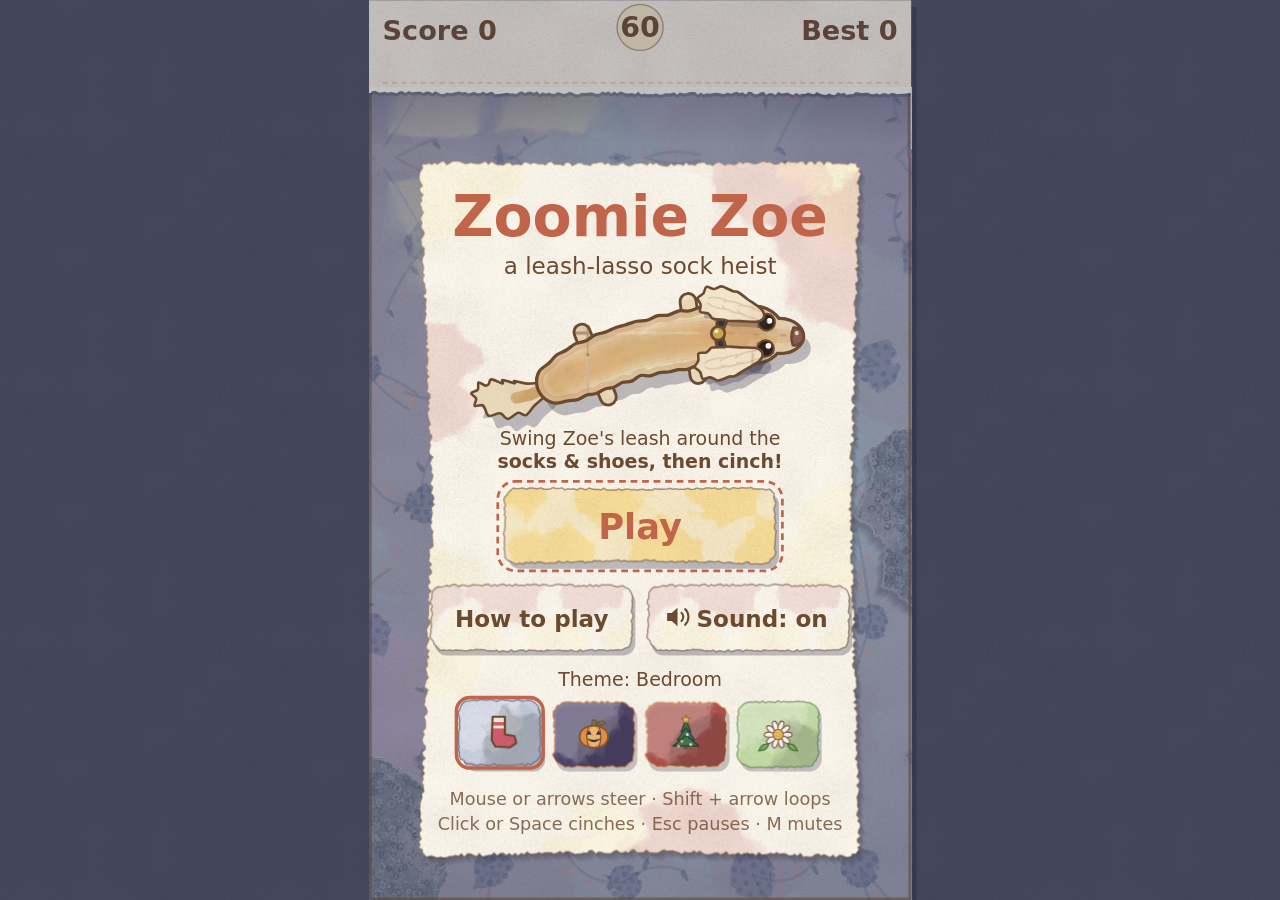
<file: src/index.html>
<!doctype html>
<html lang="en">
<head>
  <meta charset="utf-8">
  <meta name="viewport" content="width=device-width, initial-scale=1, viewport-fit=cover">
  <title>Zoomie Zoe</title>
  <link rel="stylesheet" href="style.css">
  <script type="module" src="js/main.js"></script>
  <!-- Installable web app (PWA). See docs/pwa-notes.md. -->
  <link rel="manifest" href="manifest.webmanifest">
  <meta name="theme-color" content="#3F4A73">
  <meta name="description" content="Help Zoe the mini dachshund lasso socks with her leash. A cozy 60-second arcade game.">
  <link rel="icon" type="image/png" sizes="32x32" href="icons/32.png">
  <link rel="apple-touch-icon" href="icons/180.png">
  <meta name="mobile-web-app-capable" content="yes">
  <meta name="apple-mobile-web-app-capable" content="yes">
  <meta name="apple-mobile-web-app-title" content="Zoomie Zoe">
  <meta name="apple-mobile-web-app-status-bar-style" content="black-translucent">
  <!-- Social preview (link cards). The image is not needed offline, so sw.js leaves it out. -->
  <meta property="og:type" content="website">
  <meta property="og:site_name" content="Zoomie Zoe">
  <meta property="og:title" content="Zoomie Zoe: a leash-lasso sock heist">
  <meta property="og:description" content="Help Zoe the mini dachshund lasso socks with her leash. A cozy 60-second arcade game in watercolor and paper. Free on phones and laptops.">
  <meta property="og:url" content="https://vinayavc.github.io/zoomie-zoe/">
  <meta property="og:image" content="https://vinayavc.github.io/zoomie-zoe/og-image.png">
  <meta property="og:image:width" content="1200">
  <meta property="og:image:height" content="630">
  <meta property="og:image:alt" content="Zoomie Zoe title card next to a gameplay frame: Zoe the dachshund swings her leash around two shoes while other dogs roam the bedroom.">
  <meta name="twitter:card" content="summary_large_image">
  <meta name="twitter:title" content="Zoomie Zoe: a leash-lasso sock heist">
  <meta name="twitter:description" content="Help Zoe the mini dachshund lasso socks with her leash. A cozy 60-second arcade game in watercolor and paper.">
  <meta name="twitter:image" content="https://vinayavc.github.io/zoomie-zoe/og-image.png">
  <meta name="twitter:image:alt" content="Zoomie Zoe title card next to a gameplay frame: Zoe the dachshund swings her leash around two shoes.">
  <script type="module" src="js/pwa.js"></script>
  <!-- Anonymous visit/install counts, published site only. See src/js/analytics.js. -->
  <script type="module" src="js/analytics.js"></script>
</head>
<body>
  <div id="stage">
    <canvas id="game" width="400" height="600" role="img" aria-label="Zoomie Zoe, a leash-lasso sock heist. Steer Zoe the dachshund so her leash loops around socks and shoes, then cinch it. Play with touch, mouse, or arrow keys and Space."></canvas>
  </div>
  <div id="announce" class="sr-only" aria-live="polite" aria-atomic="true"></div>
</body>
</html>
</file>
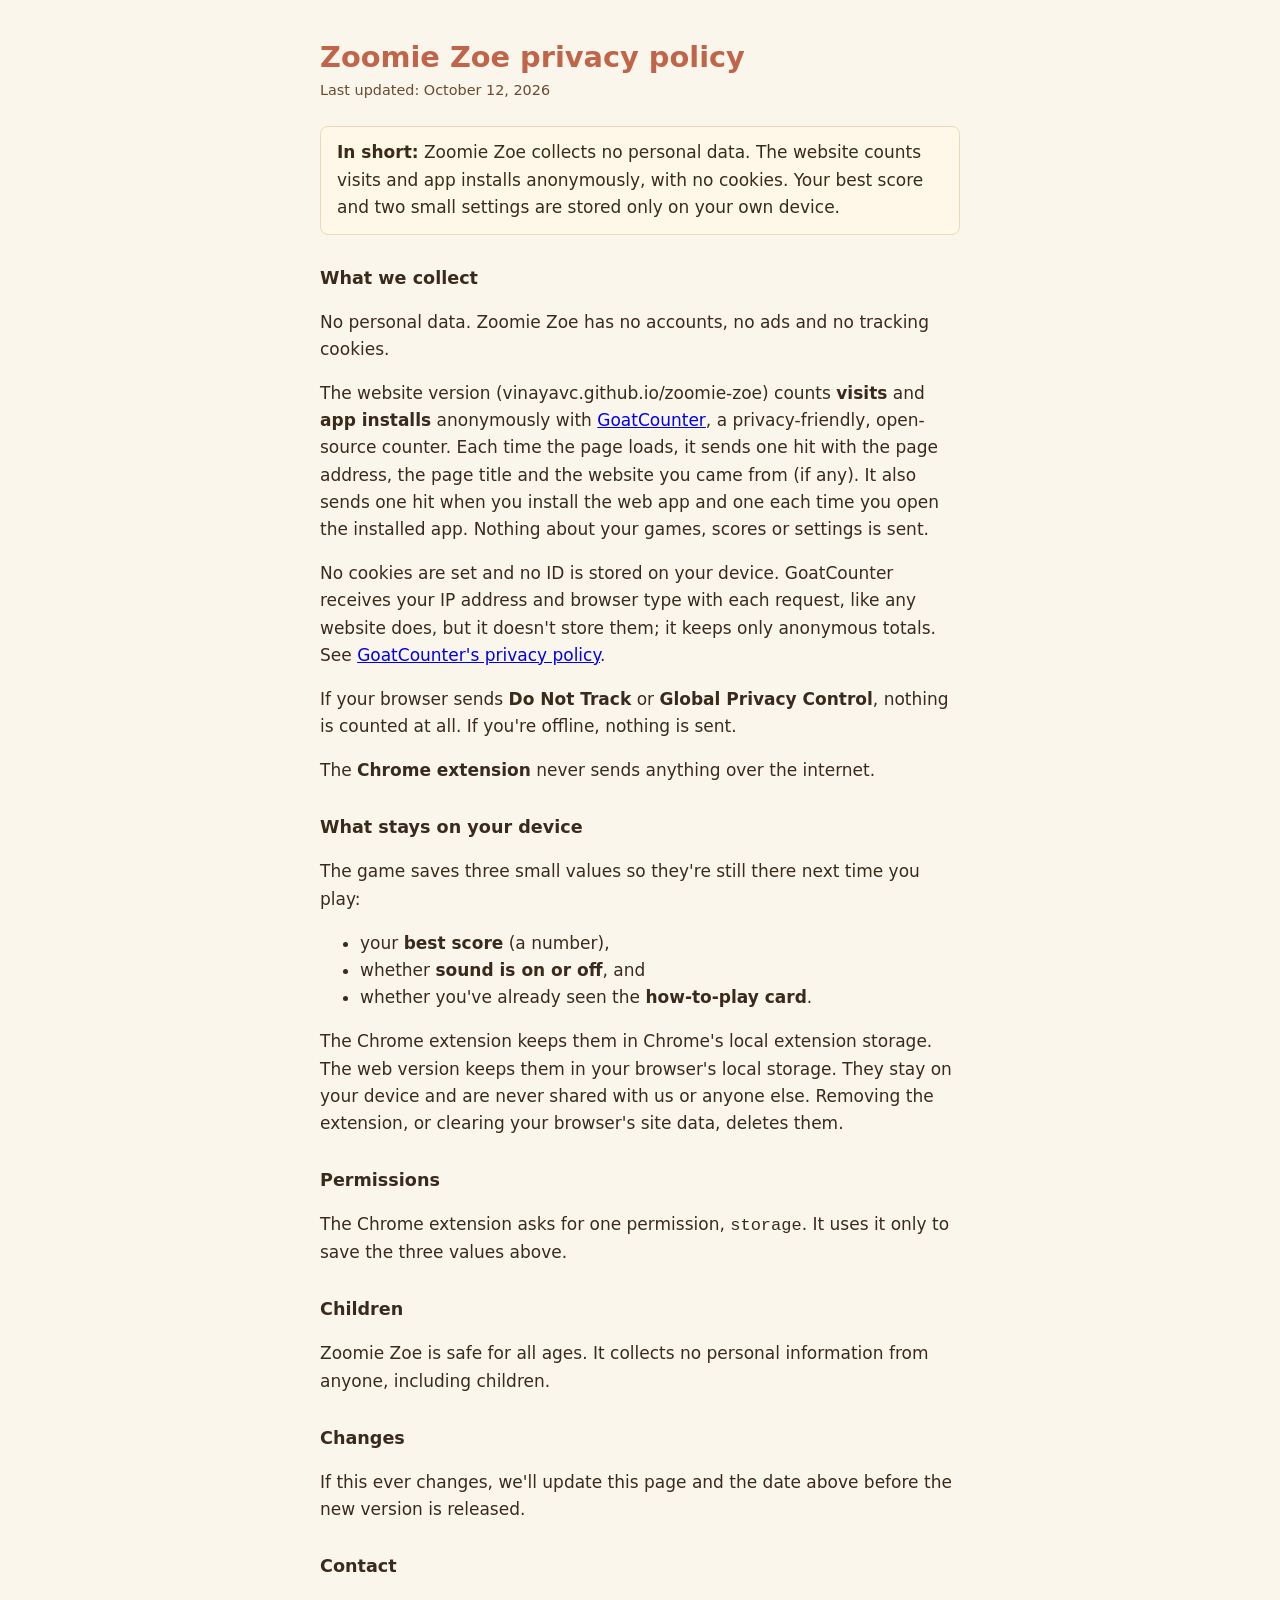
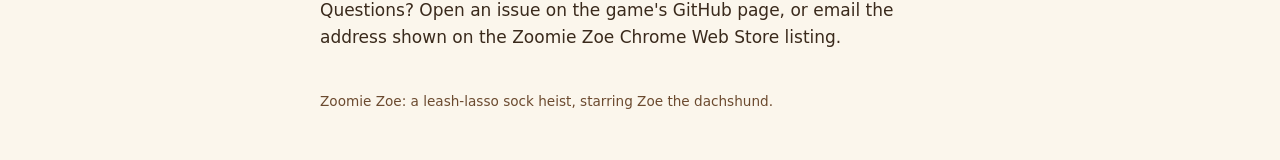
<file: store/privacy.html>
<!doctype html>
<html lang="en">
<head>
<meta charset="utf-8">
<meta name="viewport" content="width=device-width, initial-scale=1">
<title>Zoomie Zoe privacy policy</title>
<meta name="description" content="Zoomie Zoe collects no personal data. The website counts visits and installs anonymously. Your best score is stored only on your device.">
<style>
  :root { --paper: #FBF6EC; --ink: #3a2a1c; --accent: #C0654A; --muted: #6B4A2F; }
  html { background: var(--paper); }
  body {
    max-width: 40rem; margin: 0 auto; padding: 2.5rem 1rem 3rem;
    font: 17px/1.6 ui-rounded, "Avenir Next", "Segoe UI", system-ui, sans-serif;
    color: var(--ink); background: var(--paper);
  }
  h1 { color: var(--accent); font-size: 1.8rem; line-height: 1.2; margin: 0 0 .25rem; }
  h2 { font-size: 1.1rem; margin: 1.8rem 0 .3rem; }
  .updated { color: var(--muted); font-size: .9rem; margin: 0 0 1.5rem; }
  .summary { background: #fff8e9; border: 1px solid #ead9bc; border-radius: 8px; padding: .8rem 1rem; }
  footer { margin-top: 2.5rem; color: var(--muted); font-size: .85rem; }
</style>
</head>
<body>
<h1>Zoomie Zoe privacy policy</h1>
<p class="updated">Last updated: October 12, 2026</p>

<p class="summary"><strong>In short:</strong> Zoomie Zoe collects no personal data. The website counts visits and app installs anonymously, with no cookies. Your best score and two small settings are stored only on your own device.</p>

<h2>What we collect</h2>
<p>No personal data. Zoomie Zoe has no accounts, no ads and no tracking cookies.</p>
<p>The website version (vinayavc.github.io/zoomie-zoe) counts <strong>visits</strong> and <strong>app installs</strong> anonymously with <a href="https://www.goatcounter.com">GoatCounter</a>, a privacy-friendly, open-source counter. Each time the page loads, it sends one hit with the page address, the page title and the website you came from (if any). It also sends one hit when you install the web app and one each time you open the installed app. Nothing about your games, scores or settings is sent.</p>
<p>No cookies are set and no ID is stored on your device. GoatCounter receives your IP address and browser type with each request, like any website does, but it doesn't store them; it keeps only anonymous totals. See <a href="https://www.goatcounter.com/help/privacy">GoatCounter's privacy policy</a>.</p>
<p>If your browser sends <strong>Do Not Track</strong> or <strong>Global Privacy Control</strong>, nothing is counted at all. If you're offline, nothing is sent.</p>
<p>The <strong>Chrome extension</strong> never sends anything over the internet.</p>

<h2>What stays on your device</h2>
<p>The game saves three small values so they're still there next time you play:</p>
<ul>
  <li>your <strong>best score</strong> (a number),</li>
  <li>whether <strong>sound is on or off</strong>, and</li>
  <li>whether you've already seen the <strong>how-to-play card</strong>.</li>
</ul>
<p>The Chrome extension keeps them in Chrome's local extension storage. The web version keeps them in your browser's local storage. They stay on your device and are never shared with us or anyone else. Removing the extension, or clearing your browser's site data, deletes them.</p>

<h2>Permissions</h2>
<p>The Chrome extension asks for one permission, <code>storage</code>. It uses it only to save the three values above.</p>

<h2>Children</h2>
<p>Zoomie Zoe is safe for all ages. It collects no personal information from anyone, including children.</p>

<h2>Changes</h2>
<p>If this ever changes, we'll update this page and the date above before the new version is released.</p>

<h2>Contact</h2>
<p>Questions? Open an issue on the game's GitHub page, or email the address shown on the Zoomie Zoe Chrome Web Store listing.</p>

<footer>Zoomie Zoe: a leash-lasso sock heist, starring Zoe the dachshund.</footer>
</body>
</html>
</file>
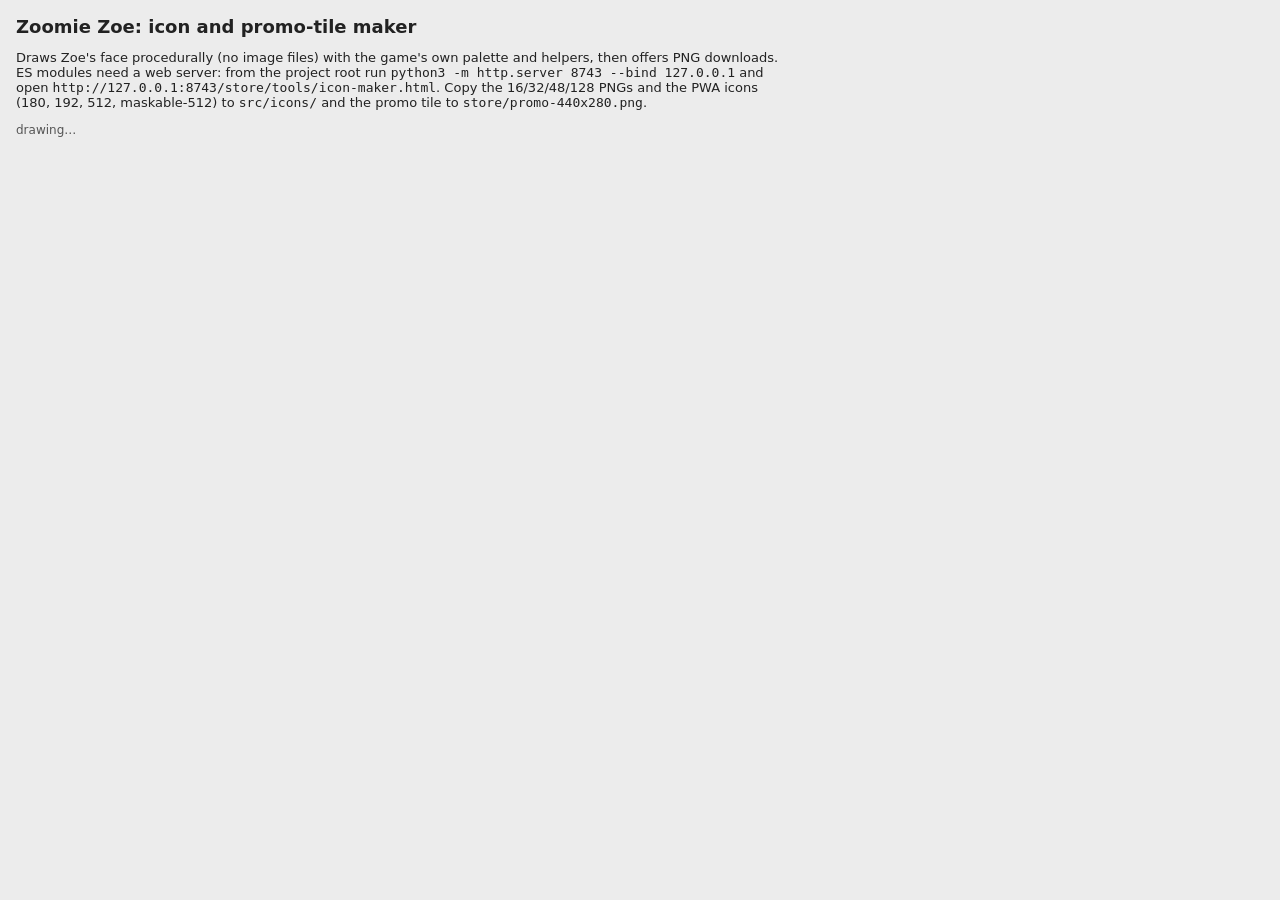
<file: store/tools/icon-maker.html>
<!doctype html>
<html lang="en">
<head>
<meta charset="utf-8">
<meta name="viewport" content="width=device-width, initial-scale=1">
<title>Zoomie Zoe icon maker</title>
<style>
  body { font-family: system-ui, sans-serif; background: #ececec; color: #222; margin: 16px; }
  h2 { font-size: 15px; margin: 18px 0 6px; }
  .row { display: flex; gap: 14px; align-items: flex-end; flex-wrap: wrap; }
  .tile { padding: 10px; border-radius: 6px; display: flex; gap: 10px; align-items: center; }
  .light { background: #f1f3f4; } .dark { background: #202124; } .grey { background: #dee1e6; }
  canvas.zoom { image-rendering: pixelated; }
  a { font-size: 12px; margin-right: 10px; }
  #status { font-size: 12px; color: #555; }
</style>
</head>
<body>
<h1 style="font-size:18px">Zoomie Zoe: icon and promo-tile maker</h1>
<p style="font-size:13px;max-width:60em">
  Draws Zoe's face procedurally (no image files) with the game's own palette and helpers, then offers PNG downloads.
  ES modules need a web server: from the project root run <code>python3 -m http.server 8743 --bind 127.0.0.1</code>
  and open <code>http://127.0.0.1:8743/store/tools/icon-maker.html</code>.
  Copy the 16/32/48/128 PNGs and the PWA icons (180, 192, 512, maskable-512) to <code>src/icons/</code> and the promo tile to <code>store/promo-440x280.png</code>.
</p>
<div id="status">drawing…</div>
<div id="out"></div>

<script type="module">
import { P, HAND } from '../../src/js/art/palette.js';
import { makeRng, deform, polygon, fillPts, tornOutline, roundRectPts, wash } from '../../src/js/art/util.js';
import { bakeAll } from '../../src/js/art/bake.js';

// ---------------------------------------------------------------------------
// Detail levels: 0 = 16 px (bare silhouette), 1 = 32 px, 2 = 48 px, 3 = 128 px and promo.
// Art is drawn in a 100 x 100 unit box.
// ---------------------------------------------------------------------------

function speckLayer(w, h, seed, density = 0.5) {
  const c = document.createElement('canvas');
  c.width = w; c.height = h;
  const g = c.getContext('2d');
  const id = g.createImageData(w, h);
  const rng = makeRng(seed);
  for (let i = 0; i < w * h; i++) {
    const r = rng();
    const a = r < density ? (rng() * 70) : 0;
    id.data[i * 4] = 70; id.data[i * 4 + 1] = 50; id.data[i * 4 + 2] = 40; id.data[i * 4 + 3] = a;
  }
  g.putImageData(id, 0, 0);
  return c;
}

// paper grain only where paint already is
function grainAtop(g, alpha, seed) {
  const c = g.canvas;
  g.save();
  g.setTransform(1, 0, 0, 1, 0, 0);
  g.globalCompositeOperation = 'source-atop';
  g.globalAlpha = alpha;
  g.drawImage(speckLayer(c.width, c.height, seed), 0, 0);
  g.restore();
}

// watercolor blots inside a clip path
function blots(g, path, box, tones, rng, n, alpha, size) {
  g.save();
  g.clip(path);
  for (let b = 0; b < n; b++) {
    const cx = box[0] + rng() * box[2], cy = box[1] + rng() * box[3];
    const r = size * (0.5 + rng());
    const shape = deform(polygon(cx, cy, r, 7, rng, r, r * (0.6 + rng() * 0.5)), 2, 0.3, rng);
    g.fillStyle = tones[b % tones.length];
    g.globalAlpha = alpha;
    for (let l = 0; l < 5; l++) fillPts(g, deform(shape, 2, 0.4, rng));
  }
  g.globalAlpha = 1;
  g.restore();
}

function ellipsePath(p, cx, cy, rx, ry) {
  p.moveTo(cx + rx, cy);
  p.ellipse(cx, cy, rx, ry, 0, 0, Math.PI * 2);
}

function smoothClosed(pts) {
  const p = new Path2D();
  const n = pts.length;
  p.moveTo((pts[0][0] + pts[n - 1][0]) / 2, (pts[0][1] + pts[n - 1][1]) / 2);
  for (let i = 0; i < n; i++) {
    const a = pts[i], b = pts[(i + 1) % n];
    p.quadraticCurveTo(a[0], a[1], (a[0] + b[0]) / 2, (a[1] + b[1]) / 2);
  }
  p.closePath();
  return p;
}

function mirror(pts) { return pts.map(([x, y]) => [100 - x, y]).reverse(); }

// Zoe's left ear (viewer's left). Long, pale, feathered fringe at the bottom.
const EAR_FULL = [[36, 30], [28, 28.5], [21.5, 34], [17, 45], [14.5, 57], [13.5, 69], [14.5, 78], [18, 84], [21.5, 80], [24.5, 86], [28, 81], [31.5, 85], [34, 78], [36.5, 66], [38, 52], [38.5, 38]];
const EAR_SIMPLE = [[36, 29], [26, 28], [18.5, 37], [14, 54], [12.5, 70], [15, 82], [24, 85], [33, 81], [37, 64], [38.5, 42]];

// Draws the portrait into g, whose transform maps the 100-unit box to the art area.
// `px` = device pixels per unit (for ink widths), `lvl` = detail level.
function drawFace(g, px, lvl, seed = 11) {
  const rng = makeRng(seed);
  const ink = (lvl === 0 ? 1.0 : lvl === 1 ? 1.0 : lvl === 2 ? 1.35 : 2.0) / px; // ink line in units
  // At 16 px the outlines go soft (saddle brown) so the eyes are the darkest marks.
  const line = lvl === 0 ? P.saddle : P.ink;
  g.lineJoin = 'round';
  g.lineCap = 'round';

  // --- the backing disk: Zoe's blue-grey sherpa pillow, as a paper cutout ---
  const R = lvl === 0 ? 49.5 : 47;
  let diskPts = polygon(50, 50, R, 72, null);
  if (lvl >= 2) diskPts = tornOutline(diskPts, 0.9, rng);
  const disk = new Path2D();
  disk.moveTo(diskPts[0][0], diskPts[0][1]);
  for (const q of diskPts) disk.lineTo(q[0], q[1]);
  disk.closePath();
  if (lvl >= 3) { // the disk's own paper shadow (falls in the transparent padding)
    g.save(); g.translate(1.6, 2.4); g.fillStyle = P.shadowSoft; g.fill(disk); g.restore();
  }
  g.fillStyle = P.sherpa;
  g.fill(disk);
  if (lvl >= 2) {
    blots(g, disk, [0, 0, 100, 100], [P.sherpaLight, P.sherpaDark, P.teal, P.sherpaLight], rng, 14, lvl >= 3 ? 0.07 : 0.05, 16);
    // sherpa curls, only big enough to see at 128
    if (lvl >= 3) {
      g.save(); g.clip(disk);
      g.strokeStyle = P.sherpaLight; g.globalAlpha = 0.35; g.lineWidth = 1.1;
      for (let i = 0; i < 60; i++) {
        const x = rng() * 100, y = rng() * 100, r = 1.2 + rng() * 1.2;
        g.beginPath(); g.arc(x, y, r, rng() * 6, rng() * 6 + 3.5); g.stroke();
      }
      g.restore();
    }
  }
  // soft darker rim so the disk holds its edge on light toolbars
  g.save(); g.clip(disk);
  g.strokeStyle = P.sherpaDark; g.globalAlpha = lvl === 0 ? 0.9 : 0.6;
  g.lineWidth = (lvl === 0 ? 1.2 : 1.4) / px * 2;
  g.stroke(disk);
  g.restore();
  g.globalAlpha = 1;

  // --- shapes ---
  const earPts = lvl >= 2 ? EAR_FULL : EAR_SIMPLE;
  const earL = smoothClosed(earPts), earR = smoothClosed(mirror(earPts));
  const head = new Path2D();
  const sk = lvl === 0 ? [50, 40, 21.5, 19.5] : [50, 40, 20.5, 18.5];
  ellipsePath(head, ...sk);
  ellipsePath(head, 50, 53, 16, 12);           // cheeks: smooth the skull-to-muzzle join
  ellipsePath(head, 50, 62, 12.2, 15);         // long slim muzzle
  const chest = new Path2D();
  ellipsePath(chest, 50, 92, 22, 16);

  // --- hard offset paper shadow, clipped to the disk ---
  if (lvl >= 1) {
    g.save(); g.clip(disk);
    g.translate(2.2, 2.8);
    g.fillStyle = P.shadow;
    g.fill(chest); g.fill(earL); g.fill(earR); g.fill(head);
    g.restore();
  }

  // --- chest + collar (clipped: the portrait ends at the disk edge) ---
  g.save(); g.clip(disk);
  g.fillStyle = P.paleCream; g.fill(chest);
  if (lvl >= 2) blots(g, chest, [28, 76, 44, 24], [P.cream, '#E3CDA9'], rng, 5, 0.12, 8);
  g.strokeStyle = line; g.lineWidth = ink; g.stroke(chest);
  if (lvl >= 1) {
    const collar = new Path2D();
    collar.moveTo(30, 81); collar.quadraticCurveTo(50, 91, 70, 81);
    collar.lineTo(70, 87.5); collar.quadraticCurveTo(50, 97.5, 30, 87.5);
    collar.closePath();
    g.fillStyle = P.collar; g.fill(collar);
    g.strokeStyle = P.ink; g.lineWidth = ink * 0.8; g.stroke(collar);
  }
  g.restore();

  // --- ears (behind the head): pale cream, edge-darkened, ink outline ---
  for (const ear of [earL, earR]) {
    g.fillStyle = P.paleCream;
    g.fill(ear);
    if (lvl >= 2) blots(g, ear, [12, 22, 76, 66], [P.cream, '#E3CDA9', P.cream], rng, 8, 0.1, 7);
    if (lvl >= 1) {
      g.save(); g.clip(ear);
      g.strokeStyle = P.saddle; g.globalAlpha = 0.28; g.lineWidth = lvl >= 3 ? 4 : 5;
      g.stroke(ear);
      g.restore();
    }
    g.strokeStyle = line; g.lineWidth = ink; g.stroke(ear);
  }
  // wavy fringe strokes on the ears (long hair)
  if (lvl >= 3) {
    g.strokeStyle = 'rgba(191,140,85,0.45)';
    g.lineWidth = 0.7;
    for (const s of [1, -1]) {
      for (let i = 0; i < 4; i++) {
        const x0 = 50 - s * (31 - i * 1.6), y0 = 44 + i * 7;
        g.beginPath();
        g.moveTo(x0, y0);
        g.bezierCurveTo(x0 - s * 3, y0 + 8, x0 + s * 1.5, y0 + 14, x0 - s * 2, y0 + 22);
        g.stroke();
      }
    }
  }

  // --- head: ink stroked wide, then filled (clean union outline) ---
  g.strokeStyle = line; g.lineWidth = ink * 2; g.stroke(head);
  g.fillStyle = P.cream; g.fill(head);
  g.save(); g.clip(head);
  if (lvl >= 2) blots(g, head, [28, 20, 44, 58], [P.paleCream, P.cream, '#E3CDA9'], rng, 8, 0.12, 8);
  g.fillStyle = P.apricot;
  g.globalAlpha = lvl === 0 ? 0.9 : 0.75;
  g.beginPath(); g.ellipse(50, 26, 23, 12.5, 0, 0, Math.PI * 2); g.fill();          // saddle cap
  g.globalAlpha = lvl === 0 ? 0.5 : 0.3;
  g.beginPath(); g.ellipse(50, 37, 9, 11, 0, 0, Math.PI * 2); g.fill();            // soft wash down the forehead
  g.globalAlpha = lvl === 0 ? 0 : 0.18;
  g.beginPath(); g.ellipse(50, 56, 5, 10, 0, 0, Math.PI * 2); g.fill();            // muzzle ridge
  if (lvl >= 1) {
    g.fillStyle = P.saddle; g.globalAlpha = 0.28;
    g.beginPath(); g.ellipse(50, 22, 18, 7, 0, 0, Math.PI * 2); g.fill();
    g.fillStyle = P.apricot; g.globalAlpha = 0.3;                                    // muzzle sides
    g.beginPath(); g.ellipse(39.5, 60, 3.6, 10, -0.15, 0, Math.PI * 2); g.fill();
    g.beginPath(); g.ellipse(60.5, 60, 3.6, 10, 0.15, 0, Math.PI * 2); g.fill();
    g.fillStyle = P.saddle; g.globalAlpha = 0.45;                                    // ear roots
    g.beginPath(); g.ellipse(32.5, 31, 6, 5, 0.4, 0, Math.PI * 2); g.fill();
    g.beginPath(); g.ellipse(67.5, 31, 6, 5, -0.4, 0, Math.PI * 2); g.fill();
  }
  if (lvl >= 3) { // fur strokes on the forehead
    g.strokeStyle = P.saddle; g.globalAlpha = 0.35; g.lineWidth = 0.6;
    for (let i = 0; i < 9; i++) {
      const x = 42 + i * 2, y = 24 + Math.abs(i - 4) * 0.8;
      g.beginPath(); g.moveTo(x, y); g.quadraticCurveTo(x + (i - 4) * 0.4, y + 4, x + (i - 4) * 0.8, y + 7); g.stroke();
    }
  }
  g.globalAlpha = 1;
  g.restore();

  // --- brows: soft and a little worried (inner ends raised) ---
  if (lvl >= 2) {
    g.strokeStyle = 'rgba(107,74,47,0.55)';
    g.lineWidth = lvl >= 3 ? 1.1 : 1.6;
    for (const s of [-1, 1]) {
      g.beginPath();
      g.moveTo(50 + s * 15, 39.5);
      g.quadraticCurveTo(50 + s * 10.5, 36.5, 50 + s * 5.5, 35.5);
      g.stroke();
    }
  }

  // --- 16 px: pixel-snapped eyes and nose (2x2 px eyes, 2 px nose) so they stay crisp ---
  if (lvl === 0) {
    const u = 100 / 16;
    g.fillStyle = P.eye;
    g.fillRect(5 * u, 6 * u, 2 * u, 2 * u);
    g.fillRect(9 * u, 6 * u, 2 * u, 2 * u);
    g.fillStyle = P.nose;
    g.fillRect(7 * u, 10 * u, 2 * u, 1.6 * u);
    return;
  }

  // --- big soft brown eyes ---
  const er = [7.2, 6.2, 5.6, 5.0][lvl];
  const ex = lvl === 1 ? 9.375 : 9.5;           // 32 px: centres on pixel corners (x 13 and 19 px)
  const ey = lvl === 1 ? 46.875 : 46;
  for (const s of [-1, 1]) {
    const x = 50 + s * ex, y = ey;
    g.fillStyle = P.ink; g.beginPath(); g.arc(x, y, er, 0, Math.PI * 2); g.fill();
    g.fillStyle = P.eye; g.beginPath(); g.arc(x, y, er - Math.max(0.6, ink * 0.55), 0, Math.PI * 2); g.fill();
    if (lvl >= 1) {
      g.fillStyle = '#ffffff';
      g.beginPath(); g.arc(x + er * 0.32, y - er * 0.36, er * (lvl === 1 ? 0.4 : 0.34), 0, Math.PI * 2); g.fill();
    }
    if (lvl >= 3) {
      g.fillStyle = 'rgba(255,255,255,0.55)';
      g.beginPath(); g.arc(x - er * 0.35, y + er * 0.4, er * 0.14, 0, Math.PI * 2); g.fill();
    }
  }

  // --- rosy liver nose ---
  const nw = lvl === 0 ? 8 : 7, nt = 67, nb = lvl === 0 ? 76 : 75;
  const nose = new Path2D();
  nose.moveTo(50 - nw, nt + 2.5);
  nose.bezierCurveTo(50 - nw, nt - 1.2, 50 + nw, nt - 1.2, 50 + nw, nt + 2.5);
  nose.bezierCurveTo(50 + nw, nt + 5.5, 50 + 2.5, nb, 50, nb);
  nose.bezierCurveTo(50 - 2.5, nb, 50 - nw, nt + 5.5, 50 - nw, nt + 2.5);
  nose.closePath();
  g.fillStyle = P.nose; g.fill(nose);
  if (lvl >= 1) { g.strokeStyle = P.ink; g.lineWidth = ink * 0.8; g.stroke(nose); }
  if (lvl >= 1) {
    g.fillStyle = 'rgba(246,234,213,0.8)';
    g.beginPath(); g.ellipse(46.5, nt + 1.6, 2, 1.1, -0.2, 0, Math.PI * 2); g.fill();
  }
  if (lvl >= 3) { // nostrils
    g.fillStyle = 'rgba(46,33,26,0.55)';
    for (const s of [-1, 1]) { g.beginPath(); g.ellipse(50 + s * 3, nt + 4.2, 1.3, 0.8, s * 0.4, 0, Math.PI * 2); g.fill(); }
  }

  // --- gold tag on the collar ---
  if (lvl >= 2) {
    g.save(); g.clip(disk);
    g.fillStyle = P.tag; g.strokeStyle = P.ink; g.lineWidth = ink * 0.8;
    g.beginPath(); g.arc(50, 93.5, lvl >= 3 ? 3.4 : 4, 0, Math.PI * 2); g.fill(); g.stroke();
    if (lvl >= 3) { g.fillStyle = 'rgba(255,248,220,0.85)'; g.beginPath(); g.arc(49, 92.4, 1, 0, Math.PI * 2); g.fill(); }
    g.restore();
  }
}

// An icon canvas of `size` px; `art` = px of the 100-unit box, centred.
// `bg` (optional) fills the whole square first: opaque icons for iOS and maskable.
// Ink widths are computed for 128 px and scale up with the art beyond that.
function makeIcon(size, art, lvl, bg) {
  const c = document.createElement('canvas');
  c.width = c.height = size;
  const g = c.getContext('2d');
  if (bg) {
    g.fillStyle = bg;
    g.fillRect(0, 0, size, size);
  }
  const s = art / 100, off = (size - art) / 2;
  g.setTransform(s, 0, 0, s, off, off);
  drawFace(g, Math.min(s, 0.96), lvl);
  if (lvl >= 3) grainAtop(g, 0.22, 5);
  return c;
}

// ---------------------------------------------------------------------------
// Promo tile, 440 x 280
// ---------------------------------------------------------------------------
function inkText(g, text, x, y, size, color, outline, weight = 'bold') {
  g.font = `${weight} ${size}px ${HAND}`;
  g.lineJoin = 'round';
  if (outline) { g.lineWidth = Math.max(2.5, size * 0.2); g.strokeStyle = outline; g.strokeText(text, x, y); }
  g.fillStyle = color;
  g.fillText(text, x, y);
}

function drawPromo(art) {
  const W = 440, H = 280;
  const c = document.createElement('canvas');
  c.width = W; c.height = H;
  const g = c.getContext('2d');
  const rng = makeRng(42);

  // 1. Zoe's bedroom, straight from the game's baked background (arena units -> px)
  const bg = art.bg;
  const k = art.k;
  const sx = 0, sy = 250, sw = 400, sh = 400 * H / W;
  g.drawImage(bg.c, sx * k, sy * k, sw * k, sh * k, 0, 0, W, H);
  g.fillStyle = 'rgba(52,50,78,0.16)';
  g.fillRect(0, 0, W, H);

  // 2. torn paper card for the title (right)
  const cx = 236, cy = 44, cw = 190, ch = 192;
  g.save();
  g.translate(cx + cw / 2, cy + ch / 2);
  g.rotate(0.03);
  g.translate(-cw / 2, -ch / 2);
  const edge = tornOutline(deform(roundRectPts(0, 0, cw, ch, 6, 3), 1, 0.02, rng), 3, rng);
  g.fillStyle = P.shadow;
  g.save(); g.translate(4, 6); fillPts(g, edge); g.restore();
  g.fillStyle = P.paper;
  fillPts(g, edge);
  g.save();
  g.beginPath(); g.moveTo(edge[0][0], edge[0][1]); for (const q of edge) g.lineTo(q[0], q[1]); g.closePath();
  g.clip();
  for (let i = 0; i < 10; i++) {
    const side = i % 4;
    const x = side === 0 ? rng() * cw : side === 1 ? cw : side === 2 ? rng() * cw : 0;
    const y = side === 0 ? 0 : side === 1 ? rng() * ch : side === 2 ? ch : rng() * ch;
    wash(g, polygon(x, y, 34 + rng() * 26, 8, rng), i % 3 ? P.sun : P.pink, rng, { layers: 8, alpha: 0.06 });
  }
  g.restore();
  g.textAlign = 'center';
  g.textBaseline = 'alphabetic';
  // Title: shrink "Zoomie" until it fits the card, then the tagline below.
  let big = 50;
  g.font = `bold ${big}px ${HAND}`;
  while (g.measureText('Zoomie').width > cw - 22 && big > 30) { big -= 1; g.font = `bold ${big}px ${HAND}`; }
  inkText(g, 'Zoomie', cw / 2, 74, big, P.rope, null);
  inkText(g, 'Zoe', cw / 2, 124, big, P.rope, null);
  inkText(g, 'a leash-lasso', cw / 2, 156, 17, P.ink, null, 'normal');
  inkText(g, 'sock heist', cw / 2, 177, 17, P.ink, null, 'normal');
  g.restore();

  // 3. Zoe's portrait as a big paper sticker (left)
  const S = 2.14;                         // px per unit -> disk about 200 px across
  g.save();
  g.translate(122, 142);
  g.rotate(-0.07);
  g.translate(-50 * S, -50 * S);
  g.scale(S, S);
  const rim = tornOutline(polygon(50, 50, 51, 90, null), 1.0, rng);
  g.fillStyle = P.shadow;
  g.save(); g.translate(2.4, 3.2); fillPts(g, rim); g.restore();
  g.fillStyle = P.paper;
  fillPts(g, rim);
  drawFace(g, S, 3, 11);
  g.restore();

  // 4. loot stickers from the game
  const st = (L, x, y, rot, sc) => {
    g.save(); g.translate(x, y); g.rotate(rot); g.scale(sc, sc);
    g.drawImage(L.c, -L.w / 2, -L.h / 2, L.w, L.h);
    g.restore();
  };
  st(art.stickers.sock, 400, 238, 0.35, 1.9);
  st(art.stickers.cheese, 232, 236, -0.25, 1.6);
  st(art.stickers.sock, 30, 34, -0.5, 1.5);

  grainAtop(g, 0.1, 9);
  return c;
}

// ---------------------------------------------------------------------------
const out = document.getElementById('out');
const results = {};

function show(label, canvas, zoom) {
  const wrap = document.createElement('div');
  wrap.innerHTML = `<h2>${label}</h2>`;
  const row = document.createElement('div');
  row.className = 'row';
  for (const cls of ['light', 'grey', 'dark']) {
    const t = document.createElement('div');
    t.className = 'tile ' + cls;
    const a = document.createElement('canvas');
    a.width = canvas.width; a.height = canvas.height;
    a.getContext('2d').drawImage(canvas, 0, 0);
    t.appendChild(a);
    if (zoom) {
      const z = document.createElement('canvas');
      z.width = canvas.width; z.height = canvas.height;
      z.getContext('2d').drawImage(canvas, 0, 0);
      z.className = 'zoom';
      z.style.width = z.style.height = (canvas.width * zoom) + 'px';
      t.appendChild(z);
    }
    row.appendChild(t);
  }
  wrap.appendChild(row);
  out.appendChild(wrap);
}

function addLink(name, canvas) {
  const url = canvas.toDataURL('image/png');
  results[name] = url;
  const a = document.createElement('a');
  a.href = url; a.download = name + '.png'; a.textContent = 'download ' + name + '.png';
  out.appendChild(a);
}

const SIZES = [
  // size, art px (128 keeps the store's 16 px transparent padding), detail level
  [16, 16, 0],
  [32, 32, 1],
  [48, 48, 2],
  [128, 96, 3],
];
for (const [size, artPx, lvl] of SIZES) {
  const c = makeIcon(size, artPx, lvl);
  show(`${size} px`, c, size <= 48 ? Math.round(128 / size) : 0);
  addLink(String(size), c);
}

// PWA icons (web app manifest + iOS home screen). Copy to src/icons/.
//  - 192 / 512: purpose "any", transparent padding like the 128 store icon.
//  - 180: apple-touch-icon. iOS fills transparency with black and rounds the
//    corners itself, so it is opaque paper with the disk inset.
//  - maskable-512: opaque, the disk (radius 47 units) sits inside the 40% safe circle.
const PWA_SIZES = [
  // name, size, art px, background
  ['192', 192, 160, null],
  ['512', 512, 426, null],
  ['180', 180, 156, P.paper],
  ['maskable-512', 512, 400, P.paper],
];
for (const [name, size, artPx, bg] of PWA_SIZES) {
  const c = makeIcon(size, artPx, 3, bg);
  show(`${name} px (PWA)`, c, 0);
  addLink(name, c);
}

// Bake the game's art once at 2 px per arena unit for the promo tile.
const host = document.createElement('canvas');
host.width = 800; host.height = 1200;
const art = bakeAll(host.getContext('2d'), 2);
const promo = drawPromo(art);
show('promo 440 x 280', promo, 0);
addLink('promo-440x280', promo);

window.__results = results;
// Optional: if served by a helper that accepts POST /save/<name>, push the PNGs there.
window.__saveAll = async () => {
  const done = [];
  for (const [name, url] of Object.entries(results)) {
    const r = await fetch('/save/' + name, { method: 'POST', body: url });
    done.push(name + ':' + r.status);
  }
  return done.join(' ');
};
// Review sheet: each icon at pixel-zoom and at 1:1, on light, grey and dark toolbars.
window.__sheet = async () => {
  const load = (u) => new Promise((r) => { const i = new Image(); i.onload = () => r(i); i.src = u; });
  const sheet = document.createElement('canvas');
  sheet.width = 3 * 296 + 10; sheet.height = 4 * 140 + 10;
  const g = sheet.getContext('2d');
  g.imageSmoothingEnabled = false;
  const bgs = ['#f1f3f4', '#dee1e6', '#202124'];
  let y = 10;
  for (const s of [16, 32, 48, 128]) {
    const im = await load(results[String(s)]);
    const z = s === 128 ? 128 : Math.floor(128 / s) * s;
    for (let b = 0; b < 3; b++) {
      const x0 = 10 + b * 296;
      g.fillStyle = bgs[b]; g.fillRect(x0, y, 286, 136);
      g.drawImage(im, x0 + 4, y + 4, z, z);
      g.drawImage(im, x0 + 150 + (128 - s) / 2, y + 4 + (128 - s) / 2);
    }
    y += 140;
  }
  return sheet.toDataURL('image/png');
};
document.getElementById('status').textContent = 'done';
</script>
</body>
</html>
</file>
<file: src/style.css>
html, body {
  margin: 0;
  height: 100%;
  overflow: hidden;
  overscroll-behavior: none;
  background: #4a4f66; /* letterbox: deep indigo-grey, like a dim bedroom */
  touch-action: none;
  -webkit-user-select: none;
  user-select: none;
  -webkit-touch-callout: none;
  -webkit-tap-highlight-color: transparent;
}

body {
  /* Pinned to the screen: no rubber-band scroll or pull-to-refresh on phones. */
  position: fixed;
  inset: 0;
  height: 100dvh;
  box-sizing: border-box;
  padding: env(safe-area-inset-top) env(safe-area-inset-right) env(safe-area-inset-bottom) env(safe-area-inset-left);
}

#stage {
  width: 100%;
  height: 100%;
  display: flex;
  align-items: center;
  justify-content: center;
}

/* The canvas fills the stage; the arena and its bands are placed inside it (layout.js). */
#stage canvas {
  flex: none;
}

canvas {
  display: block;
  touch-action: none;
}

/* Visually hidden, still read by screen readers (the round-over announcement). */
.sr-only {
  position: absolute;
  width: 1px;
  height: 1px;
  margin: -1px;
  padding: 0;
  overflow: hidden;
  clip: rect(0 0 0 0);
  white-space: nowrap;
  border: 0;
}

/* Chrome extension popup: pin to exactly 400 x 600 (the max is 800 x 600). */
html.popup,
html.popup body {
  position: static;
  width: 400px;
  height: 600px;
  padding: 0;
}
</file>
